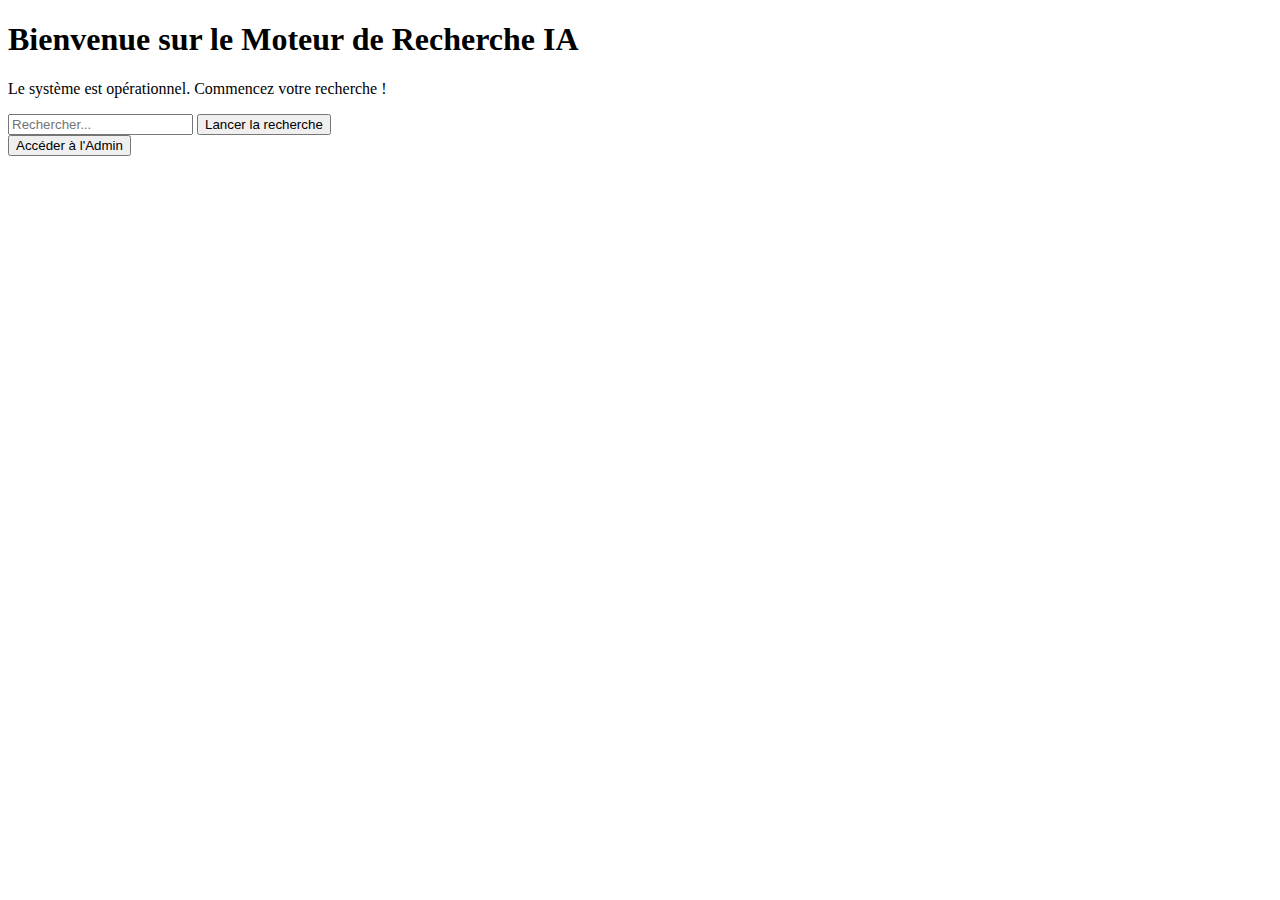
<file: index.html>
<!DOCTYPE html>
<html lang="fr">
<head>
    <meta charset="UTF-8">
    <meta name="viewport" content="width=device-width, initial-scale=1.0">
    <title>Interface d'Administration du Site</title>
    <style>
        /* CSS du Site (Section 2) */
    </style>
</head>
<body>
    
    <div id="main-site">
        <header>
            <h1>Bienvenue sur le Moteur de Recherche IA</h1>
        </header>
        <div id="maintenance-banner" style="display: none;">
            <p>🚧 **MAINTENANCE EN COURS** 🚧 Le site ou l'IA est actuellement en maintenance. Veuillez revenir plus tard.</p>
        </div>
        <div id="search-section">
            <p>Le système est opérationnel. Commencez votre recherche !</p>
            <input type="text" placeholder="Rechercher...">
            <button>Lancer la recherche</button>
        </div>
        <button onclick="showAdminPage()">Accéder à l'Admin</button>
    </div>

    <div id="login-page" class="page" style="display: none;">
        <div class="login-box">
            <h2>Accès Administrateur</h2>
            <form id="login-form">
                <input type="text" id="username" placeholder="Nom d'utilisateur" required>
                <input type="password" id="password" placeholder="Mot de passe" required>
                <button type="submit">Se connecter</button>
                <p id="login-error" class="error-message"></p>
            </form>
        </div>
    </div>

    <div id="admin-page" class="page" style="display: none;">
        <header>
            <h2>Tableau de Bord Administrateur</h2>
            <button onclick="logout()">Déconnexion</button>
        </header>

        <section class="admin-section">
            <h3>Statut du Site et de l'IA</h3>
            <div class="status-control">
                <label>
                    <input type="checkbox" id="site-maintenance-toggle">
                    Activer la maintenance du Site
                </label>
                <span id="site-status" class="status-badge off">Désactivé</span>
            </div>
            <div class="status-control">
                <label>
                    <input type="checkbox" id="ia-maintenance-toggle">
                    Activer la maintenance de l'IA
                </label>
                <span id="ia-status" class="status-badge off">Désactivé</span>
            </div>
        </section>

        <section class="admin-section">
            <h3>Gestion des Comptes (Simulée)</h3>
            <div class="account-control">
                <input type="text" id="user-to-block" placeholder="Nom d'utilisateur à bloquer">
                <button onclick="blockUser()">Bloquer le compte</button>
                <p id="block-message" class="info-message"></p>
            </div>
            <p>Utilisateurs Bloqués : <span id="blocked-users-list">Aucun</span></p>
        </section>
        
        <button onclick="showMainPage()">Retour au Site</button>
    </div>

    <script>
        // JavaScript (Section 3)
    </script>
</body>
</html>
</file>
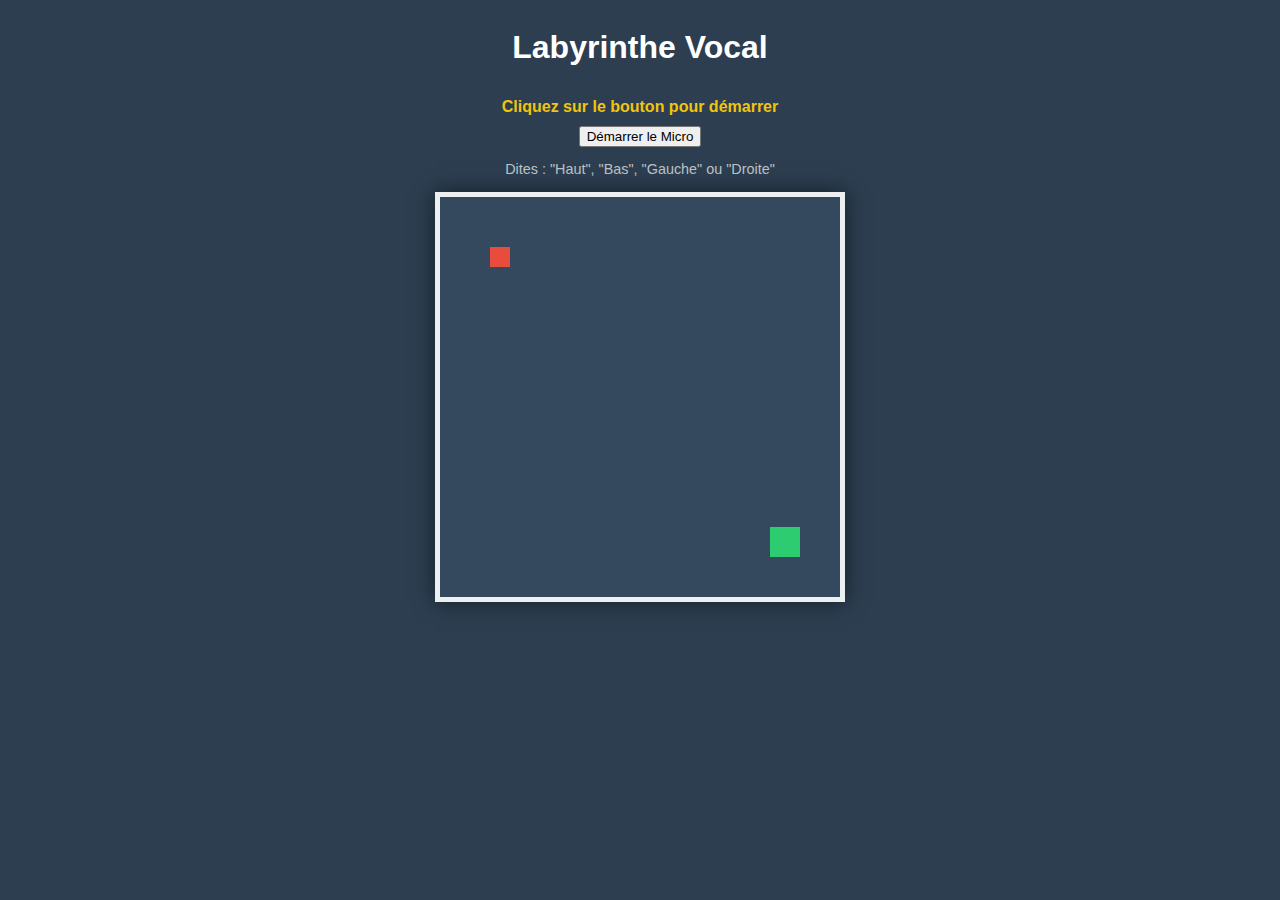
<file: game.html>
<!DOCTYPE html>
<html lang="fr">
<head>
    <meta charset="UTF-8">
    <title>Jeu Commande Vocale</title>
    <style>
        body { 
            display: flex; 
            flex-direction: column; 
            align-items: center; 
            font-family: Arial, sans-serif; 
            background: #2c3e50; 
            color: white; 
        }
        canvas { 
            border: 5px solid #ecf0f1; 
            background: #34495e; 
            box-shadow: 0 0 20px rgba(0,0,0,0.5);
        }
        #status { margin: 10px; font-weight: bold; color: #f1c40f; }
        .controls { font-size: 0.9em; color: #bdc3c7; }
    </style>
</head>
<body>

    <h1>Labyrinthe Vocal</h1>
    <p id="status">Cliquez sur le bouton pour démarrer</p>
    <button id="startBtn">Démarrer le Micro</button>
    <p class="controls">Dites : "Haut", "Bas", "Gauche" ou "Droite"</p>
    
    <canvas id="gameCanvas" width="400" height="400"></canvas>

    <script>
        const canvas = document.getElementById('gameCanvas');
        const ctx = canvas.getContext('2d');
        const status = document.getElementById('status');
        const startBtn = document.getElementById('startBtn');

        // Configuration du joueur et de la cible
        let player = { x: 50, y: 50, size: 20, color: '#e74c3c' };
        let goal = { x: 330, y: 330, size: 30, color: '#2ecc71' };
        const step = 30;

        // Fonction de dessin
        function draw() {
            ctx.clearRect(0, 0, canvas.width, canvas.height);
            
            // Dessiner l'arrivée
            ctx.fillStyle = goal.color;
            ctx.fillRect(goal.x, goal.y, goal.size, goal.size);
            
            // Dessiner le joueur
            ctx.fillStyle = player.color;
            ctx.fillRect(player.x, player.y, player.size, player.size);

            // Vérifier la victoire
            if (player.x < goal.x + goal.size && player.x + player.size > goal.x &&
                player.y < goal.y + goal.size && player.y + player.size > goal.y) {
                status.innerText = "BRAVO ! Vous avez gagné !";
                resetPlayer();
            }
        }

        function resetPlayer() {
            player.x = 50; player.y = 50;
        }

        // --- PARTIE RECONNAISSANCE VOCALE ---
        const SpeechRecognition = window.SpeechRecognition || window.webkitSpeechRecognition;
        
        if (!SpeechRecognition) {
            status.innerText = "Désolé, votre navigateur ne supporte pas l'API vocale.";
        } else {
            const recognition = new SpeechRecognition();
            recognition.lang = 'fr-FR';
            recognition.continuous = true;
            recognition.interimResults = false;

            startBtn.onclick = () => {
                recognition.start();
                status.innerText = "Écoute en cours... Parlez !";
                startBtn.style.display = 'none';
            };

            recognition.onresult = (event) => {
                const command = event.results[event.results.length - 1][0].transcript.toLowerCase().trim();
                status.innerText = "Commande reçue : " + command;

                if (command.includes("haut")) player.y -= step;
                if (command.includes("bas")) player.y += step;
                if (command.includes("gauche")) player.x -= step;
                if (command.includes("droite")) player.x += step;

                // Empêcher de sortir du cadre
                player.x = Math.max(0, Math.min(canvas.width - player.size, player.x));
                player.y = Math.max(0, Math.min(canvas.height - player.size, player.y));

                draw();
            };

            recognition.onerror = (event) => {
                status.innerText = "Erreur : " + event.error;
            };

            recognition.onend = () => {
                recognition.start(); // Relancer l'écoute automatiquement
            };
        }

        draw(); // Premier dessin initial
    </script>
</body>
</html>
</file>
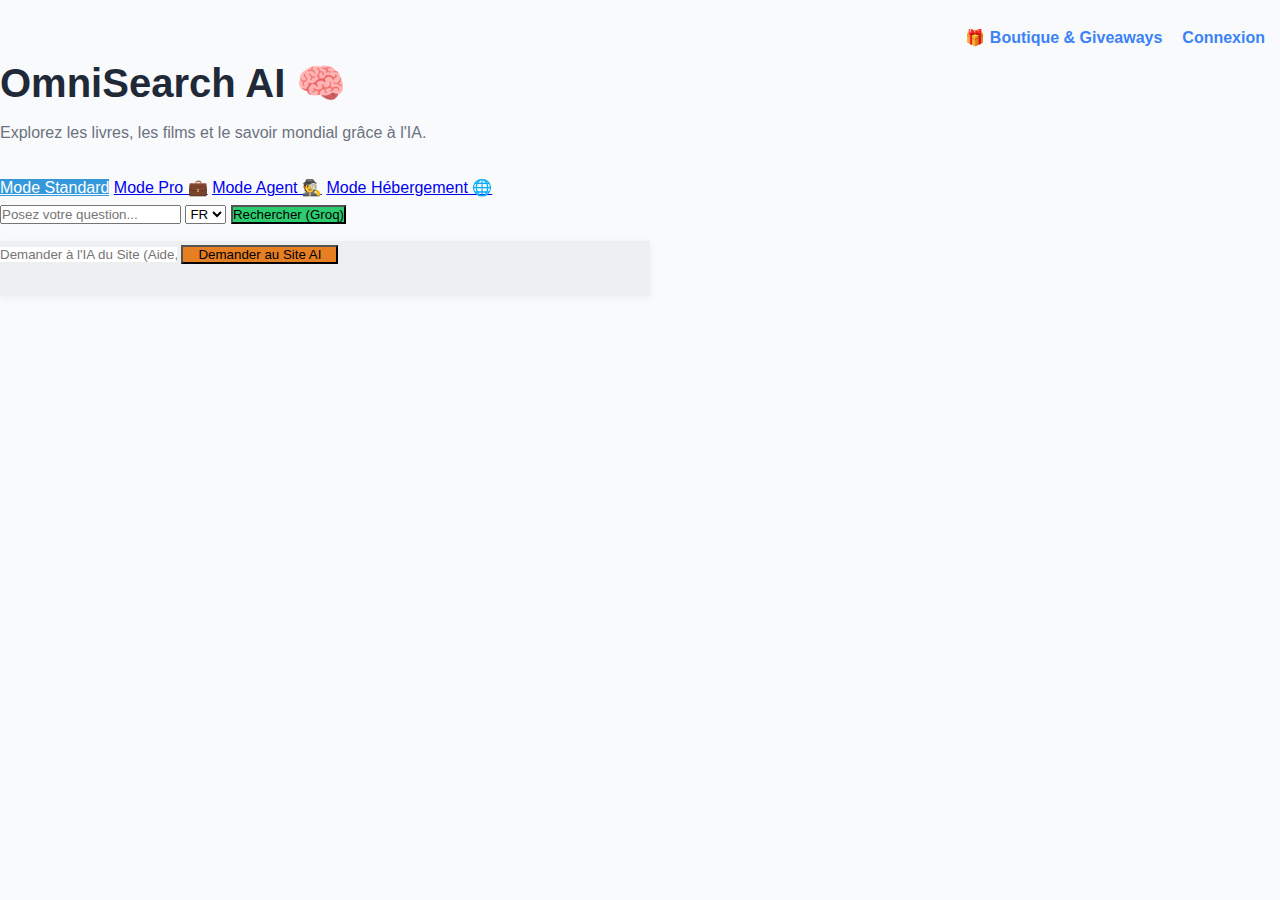
<file: hosting_mode.html>
<!DOCTYPE html>
<html lang="fr">
<head>
    <meta charset="UTF-8">
    <meta name="viewport" content="width=device-width, initial-scale=1.0">
    <title>OmniSearch AI - Moteur de Recherche</title>
    <link rel="stylesheet" href="css-public.css"> 
</head>
<body>

    <div id="blocked-screen" class="overlay-screen" style="display: none;">
        <div class="overlay-icon">⛔</div>
        <h2>Accès Refusé</h2>
        <p>Votre compte a été bloqué par un administrateur. Contactez le support pour plus d'informations.</p>
        <br>
        <a href="#" onclick="logout()" style="color:#4285f4;">Se Déconnecter</a>
    </div>

    <div id="maintenance-screen" class="overlay-screen" style="display: none;">
        <div class="overlay-icon">🚧</div>
        <h2>Site en Maintenance</h2>
        <p>Nous effectuons actuellement des mises à jour importantes. Le service sera de retour très bientôt.</p>
        <br>
        <a href="login.html" style="color:#4285f4;">Accès Admin</a>
    </div>

    <div id="main-content">
        <header style="display: flex; justify-content: flex-end; padding-top: 15px; padding-right: 15px;">
            <span id="user-info" style="margin-right: 20px;"></span>
            <a href="shop.html" class="admin-link" style="margin-right: 20px;">🎁 Boutique & Giveaways</a>
            <a href="login.html" class="admin-link" id="login-link">Connexion</a> 
        </header>

        <main>
            <h1>OmniSearch AI 🧠</h1>
            <p class="subtitle">Explorez les livres, les films et le savoir mondial grâce à l'IA.</p>

            <nav class="mode-nav">
                <a href="index.html" style="background-color: #3498db; color: white;">Mode Standard</a>
                <a href="pro_mode.html">Mode Pro 💼</a>
                <a href="agent_mode.html">Mode Agent 🕵️</a>
                <a href="hosting_mode.html">Mode Hébergement 🌐</a> 
            </nav>

            <div class="search-container">
                <input type="text" id="query-input" placeholder="Posez votre question...">
                
                <select id="language-select">
                    <option value="fr" selected>FR</option>
                    <option value="en">EN</option>
                    <option value="es">ES</option>
                </select>

                <button class="search-btn" onclick="performGeneralAiSearch()" style="background-color: #2ecc71;">Rechercher (Groq)</button>
            </div>
            
            <div class="search-container" style="margin-top: 15px; max-width: 650px; background: #ecf0f1; height: 55px; box-shadow: 0 2px 8px rgba(0,0,0,0.05);">
                <input type="text" id="site-ai-query-input" placeholder="Demander à l'IA du Site (Aide, Rôles, etc.)" style="border: none;">
                <button class="search-btn" onclick="performSiteAiSearch()" style="background-color: #e67e22; padding: 0 15px;">Demander au Site AI</button>
            </div>


            <div id="status-message" style="display: none; margin-top: 15px;"></div>

            <div id="results-area" style="margin-top: 20px;">
                <div id="loading-indicator" class="loading" style="display: none;">
                    L'IA réfléchit et rédige votre réponse... 🤖
                </div>
                <div id="ai-response" class="ai-card" style="display: none;">
                    </div>
            </div>
        </main>
    </div>

    <script>
        // ============================================
        // CONFIGURATION (DEUX CLÉS D'API)
        // ============================================
        
        // 1. Clé pour la recherche générale (Groq, expert mondial)
        const GROQ_API_KEY = "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"; 
        const GROQ_API_URL = "https://api.groq.com/openai/v1/chat/completions";
        const GROQ_MODEL = "llama-3.1-8b-instant"; 
        
        // 2. Clé pour l'IA du site (spécialisée en aide/règles)
        const SITE_AI_API_KEY = "VOTRE_SECONDE_CLE_API_ICI"; 
        const SITE_AI_MODEL = "mixtral-8x7b-instruct"; // Exemple d'un modèle différent

        const STORAGE_MAINTENANCE_SITE = 'siteMaintenance';
        const STORAGE_MAINTENANCE_IA = 'iaMaintenance';
        const STORAGE_BLOCKED_USERS = 'blockedUsers';
        const STORAGE_CURRENT_USER = 'currentUser';
        const STORAGE_IS_LOGGED_IN = 'isLoggedIn';

        // ============================================
        // 1. VÉRIFICATION D'ACCÈS ET STATUT (Identique)
        // ============================================
        document.addEventListener('DOMContentLoaded', () => {
            checkSystemStatus();
            updateLoginUI();
            
            // Écouteur pour la recherche générale (touche Entrée)
            document.getElementById('query-input').addEventListener('keypress', function (e) {
                if (e.key === 'Enter') {
                    performGeneralAiSearch();
                }
            });

            // Écouteur pour l'IA du site (touche Entrée)
            document.getElementById('site-ai-query-input').addEventListener('keypress', function (e) {
                if (e.key === 'Enter') {
                    performSiteAiSearch();
                }
            });
        });

        function updateLoginUI() {
            const isLoggedIn = localStorage.getItem(STORAGE_IS_LOGGED_IN) === 'true';
            const currentUser = localStorage.getItem(STORAGE_CURRENT_USER);
            const loginLink = document.getElementById('login-link');
            const userInfo = document.getElementById('user-info');
            
            if (isLoggedIn) {
                loginLink.textContent = "Déconnexion";
                loginLink.onclick = logout;
                loginLink.href = "#"; 
                userInfo.textContent = `Connecté: ${currentUser} |`;
            } else {
                loginLink.textContent = "Connexion";
                loginLink.href = "login.html";
                loginLink.onclick = null;
                userInfo.textContent = "";
            }
        }

        function logout() {
            localStorage.removeItem(STORAGE_IS_LOGGED_IN);
            localStorage.removeItem(STORAGE_CURRENT_USER);
            localStorage.removeItem('currentUserType'); 
            window.location.href = 'index.html'; 
        }

        function checkSystemStatus() {
            const currentUser = localStorage.getItem(STORAGE_CURRENT_USER) || 'anonyme'; 
            const siteMaint = localStorage.getItem(STORAGE_MAINTENANCE_SITE) === 'true';
            const blockedUsers = JSON.parse(localStorage.getItem(STORAGE_BLOCKED_USERS) || '[]');
            
            const mainContent = document.getElementById('main-content');
            
            if (siteMaint) {
                document.getElementById('maintenance-screen').style.display = 'flex';
                mainContent.style.display = 'none';
                return; 
            }
            
            if (blockedUsers.includes(currentUser)) {
                document.getElementById('blocked-screen').style.display = 'flex';
                mainContent.style.display = 'none';
                return;
            }

            mainContent.style.display = 'block';
        }

        // ============================================
        // 2. NOUVELLE FONCTION DE RECHERCHE GÉNÉRALE (GROQ)
        // ============================================
        async function performGeneralAiSearch() {
            const queryInput = document.getElementById('query-input');
            const query = queryInput.value.trim();
            const lang = document.getElementById('language-select').value;

            const systemPrompt = `Tu es un assistant expert en livres, films, culture et savoir général. 
            Réponds à la question de manière structurée, claire et utile. 
            Réponds obligatoirement dans la langue : ${lang}.
            Si la question porte sur un livre, donne le titre, l'auteur, l'année et un résumé.`;
            
            await fetchAiResponse(GROQ_API_KEY, GROQ_MODEL, query, systemPrompt);
        }

        // ============================================
        // 3. NOUVELLE FONCTION IA DU SITE (API DÉDIÉE)
        // ============================================
        async function performSiteAiSearch() {
            const queryInput = document.getElementById('site-ai-query-input');
            const query = queryInput.value.trim();
            const lang = document.getElementById('language-select').value;

            // Prompt plus spécifique aux règles du site / fonctionnalités
            const systemPrompt = `Tu es l'assistant de support du site OmniSearch. Réponds uniquement aux questions concernant la plateforme (règles, modes, connexion, boutique, gestion des comptes). 
            Si la question n'est pas pertinente, réponds poliment que tu ne peux pas aider. 
            Réponds obligatoirement dans la langue : ${lang}.`;
            
            // Note: J'utilise l'URL Groq par défaut pour simplifier, mais on pourrait changer l'URL si la seconde clé est une autre plateforme.
            await fetchAiResponse(SITE_AI_API_KEY, SITE_AI_MODEL, query, systemPrompt);
        }

        // ============================================
        // 4. FONCTION UTILITAIRE DE FETCH (Réutilisable)
        // ============================================
        async function fetchAiResponse(apiKey, model, query, systemPrompt) {
            const resultsArea = document.getElementById('results-area');
            const loading = document.getElementById('loading-indicator');
            const responseDiv = document.getElementById('ai-response');
            const statusMsg = document.getElementById('status-message');

            statusMsg.style.display = 'none';
            responseDiv.style.display = 'none';
            responseDiv.textContent = '';
            
            if (!query) {
                alert("Veuillez écrire quelque chose !");
                return;
            }

            const iaMaint = localStorage.getItem(STORAGE_MAINTENANCE_IA) === 'true';
            if (iaMaint) {
                statusMsg.textContent = "⚠️ La recherche IA est temporairement en maintenance. Revenez plus tard.";
                statusMsg.className = "error";
                statusMsg.style.display = 'block';
                return;
            }

            if (apiKey === "VOTRE_CLE_API_GROQ_ICI" || apiKey === "VOTRE_SECONDE_CLE_API_ICI" || !apiKey) {
                 const keyName = apiKey === GROQ_API_KEY ? 'Groq (Générale)' : 'Site AI (Spécialisée)';
                 statusMsg.textContent = `Erreur Configuration : Clé API ${keyName} manquante. Veuillez insérer votre clé.`;
                 statusMsg.className = "error";
                 statusMsg.style.display = 'block';
                 return;
            }

            resultsArea.style.display = 'block';
            loading.style.display = 'block';

            try {
                const response = await fetch(GROQ_API_URL, {
                    method: 'POST',
                    headers: {
                        'Authorization': `Bearer ${apiKey}`,
                        'Content-Type': 'application/json'
                    },
                    body: JSON.stringify({
                        model: model, 
                        messages: [
                            { role: "system", content: systemPrompt },
                            { role: "user", content: query }
                        ],
                        temperature: 0.7,
                        max_tokens: 1024
                    })
                });

                const data = await response.json();

                if (data.error) {
                    throw new Error(data.error.message);
                }

                const aiText = data.choices[0].message.content;
                loading.style.display = 'none';
                responseDiv.style.display = 'block';
                responseDiv.textContent = aiText;

            } catch (error) {
                loading.style.display = 'none';
                statusMsg.textContent = `Erreur IA : ${error.message}. Vérifiez la clé API ou le nom du modèle Groq.`;
                statusMsg.className = "error";
                statusMsg.style.display = 'block';
                console.error(error);
            }
        }
    </script>
</body>
</html>
</file>
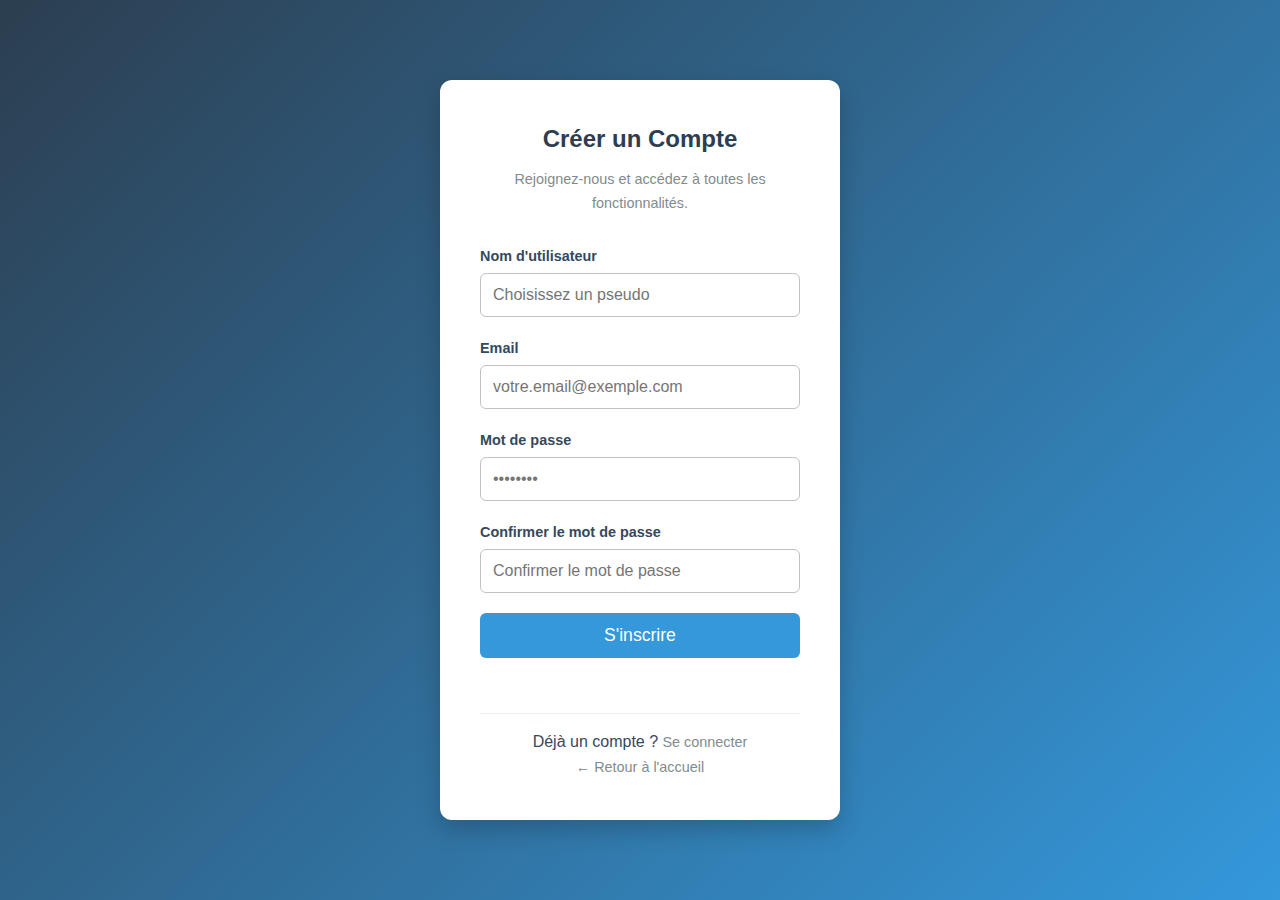
<file: register.html>
<!DOCTYPE html>
<html lang="fr">
<head>
    <meta charset="UTF-8">
    <meta name="viewport" content="width=device-width, initial-scale=1.0">
    <title>Inscription - OmniSearch</title>
    <link rel="stylesheet" href="admin-style.css"> 
</head>
<body class="login-body">

    <div class="login-card">
        <div class="login-header">
            <h2>Créer un Compte</h2>
            <p>Rejoignez-nous et accédez à toutes les fonctionnalités.</p>
        </div>
        
        <form id="register-form">
            <div class="form-group">
                <label for="reg-username">Nom d'utilisateur</label>
                <input type="text" id="reg-username" placeholder="Choisissez un pseudo" required>
            </div>

            <div class="form-group">
                <label for="reg-email">Email</label>
                <input type="email" id="reg-email" placeholder="votre.email@exemple.com" required>
            </div>

            <div class="form-group">
                <label for="reg-password">Mot de passe</label>
                <input type="password" id="reg-password" placeholder="••••••••" required>
            </div>
            
            <div class="form-group">
                <label for="reg-password-confirm">Confirmer le mot de passe</label>
                <input type="password" id="reg-password-confirm" placeholder="Confirmer le mot de passe" required>
            </div>

            <button type="submit" class="btn-primary">S'inscrire</button>
            
            <p id="error-msg" class="error-text"></p>
        </form>
        
        <div class="login-footer">
            Déjà un compte ? <a href="login.html">Se connecter</a>
            <br><a href="index.html">← Retour à l'accueil</a>
        </div>
    </div>

    <script>
        const USERS_DB_KEY = 'REGULAR_USERS';
        const SUCCESS_MSG_KEY = 'registrationSuccess';

        document.getElementById('register-form').addEventListener('submit', function(e) {
            e.preventDefault();
            
            const username = document.getElementById('reg-username').value.trim();
            const email = document.getElementById('reg-email').value.trim();
            const password = document.getElementById('reg-password').value;
            const passwordConfirm = document.getElementById('reg-password-confirm').value;
            const errorMsg = document.getElementById('error-msg');
            const ADMIN_USER = "admin"; // Empêche l'enregistrement du nom "admin"

            errorMsg.textContent = "";
            
            if (username.toLowerCase() === ADMIN_USER) {
                errorMsg.textContent = "Ce nom d'utilisateur n'est pas autorisé.";
                return;
            }

            if (password !== passwordConfirm) {
                errorMsg.textContent = "Les mots de passe ne correspondent pas.";
                return;
            }

            let regularUsers = JSON.parse(localStorage.getItem(USERS_DB_KEY) || '[]');
            
            const userExists = regularUsers.some(u => u.user === username || u.email === email);
            
            if (userExists) {
                errorMsg.textContent = "Ce nom d'utilisateur ou cet email est déjà utilisé.";
                return;
            }

            const newUser = {
                user: username,
                pass: password, // En environnement réel, ceci devrait être HACHÉ !
                email: email
            };
            
            regularUsers.push(newUser);
            
            localStorage.setItem(USERS_DB_KEY, JSON.stringify(regularUsers));

            localStorage.setItem(SUCCESS_MSG_KEY, 'true');
            alert(`Compte ${username} créé avec succès. Redirection vers la page de connexion...`);
            window.location.href = 'login.html';
        });
    </script>
</body>
</html>
</file>
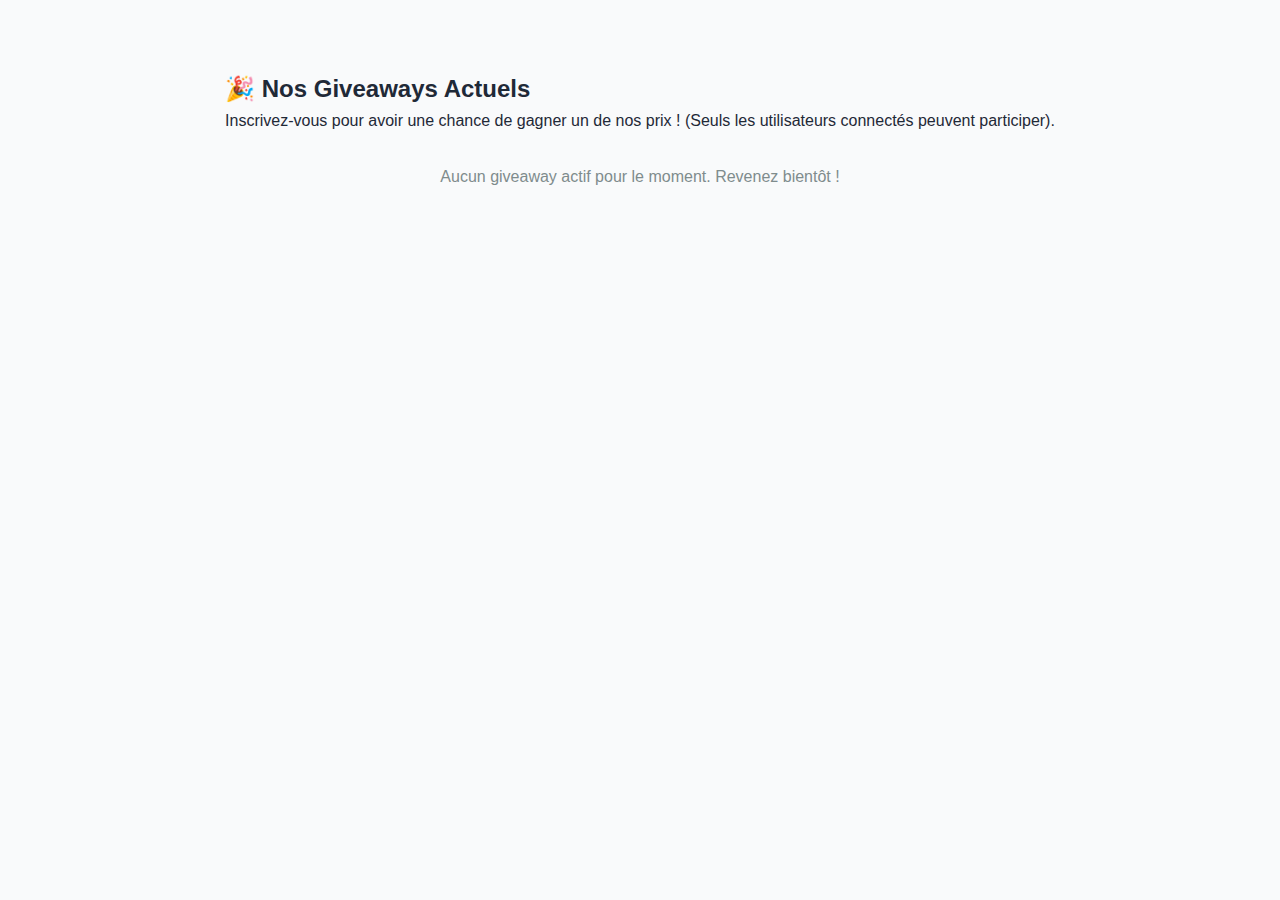
<file: shop.html>
<!DOCTYPE html>
<html lang="fr">
<head>
    <meta charset="UTF-8">
    <meta name="viewport" content="width=device-width, initial-scale=1.0">
    <title>Boutique & Giveaways - OmniSearch</title>
    <link rel="stylesheet" href="css-public.css"> 
    <style>
        .shop-container {
            max-width: 900px;
            margin: 50px auto;
            padding: 20px;
        }
        .giveaway-list {
            display: grid;
            grid-template-columns: repeat(auto-fit, minmax(300px, 1fr));
            gap: 20px;
            margin-top: 20px;
        }
        .giveaway-card {
            background: var(--card-bg);
            padding: 20px;
            border-radius: 8px;
            box-shadow: var(--shadow);
            border-left: 5px solid var(--accent-color);
        }
        .giveaway-card h3 {
            color: var(--accent-color);
            margin-top: 0;
        }
        .giveaway-card p {
            font-size: 0.9em;
            color: var(--primary-text);
            margin-bottom: 15px;
        }
        .giveaway-card button {
            background-color: var(--success-color);
            color: white;
            border: none;
            padding: 10px 15px;
            border-radius: 5px;
            cursor: pointer;
            transition: background 0.3s;
        }
        .giveaway-card button:hover {
            background-color: #27ae60;
        }
        .giveaway-card button:disabled {
            background-color: #95a5a6;
            cursor: not-allowed;
        }
    </style>
</head>
<body>

    <header>
        <nav style="display: flex; justify-content: space-between; align-items: center; padding: 15px; background: #34495e; color: white;">
            <a href="index.html" style="color: white; text-decoration: none;">← Accueil</a>
            <span id="user-info-shop" style="margin-right: 20px;"></span>
            <a href="#" id="auth-link" style="color: white; text-decoration: none;">Connexion</a>
        </nav>
    </header>

    <div class="shop-container">
        <h2>🎉 Nos Giveaways Actuels</h2>
        <p style="margin-bottom: 30px;">Inscrivez-vous pour avoir une chance de gagner un de nos prix ! (Seuls les utilisateurs connectés peuvent participer).</p>

        <div id="giveaway-list" class="giveaway-list">
            <p id="no-ga-msg">Chargement des giveaways...</p>
        </div>
    </div>

    <script>
        const GIVEAWAYS_KEY = 'GIVEAWAYS_DB';
        const STORAGE_CURRENT_USER = 'currentUser';
        const STORAGE_IS_LOGGED_IN = 'isLoggedIn';

        document.addEventListener('DOMContentLoaded', () => {
            updateUI();
            renderGiveaways();
        });

        function updateUI() {
            const isLoggedIn = localStorage.getItem(STORAGE_IS_LOGGED_IN) === 'true';
            const currentUser = localStorage.getItem(STORAGE_CURRENT_USER);
            const authLink = document.getElementById('auth-link');
            const userInfo = document.getElementById('user-info-shop');

            if (isLoggedIn) {
                authLink.textContent = "Déconnexion";
                authLink.href = "#";
                authLink.onclick = logout;
                userInfo.textContent = `Connecté: ${currentUser}`;
            } else {
                authLink.textContent = "Connexion";
                authLink.href = "login.html";
                authLink.onclick = null;
                userInfo.textContent = "Visiteur";
            }
        }

        function logout() {
            localStorage.removeItem(STORAGE_IS_LOGGED_IN);
            localStorage.removeItem(STORAGE_CURRENT_USER);
            localStorage.removeItem('currentUserType');
            window.location.href = 'shop.html';
        }

        function getGiveaways() {
            return JSON.parse(localStorage.getItem(GIVEAWAYS_KEY) || '[]');
        }
        
        function saveGiveaways(giveaways) {
            localStorage.setItem(GIVEAWAYS_KEY, JSON.stringify(giveaways));
        }

        function renderGiveaways() {
            const giveaways = getGiveaways();
            const listContainer = document.getElementById('giveaway-list');
            const isLoggedIn = localStorage.getItem(STORAGE_IS_LOGGED_IN) === 'true';
            const currentUser = localStorage.getItem(STORAGE_CURRENT_USER);
            listContainer.innerHTML = '';
            
            const activeGiveaways = giveaways.filter(ga => ga.active);

            if (activeGiveaways.length === 0) {
                listContainer.innerHTML = '<p id="no-ga-msg" style="text-align: center; grid-column: 1 / -1; color: #7f8c8d;">Aucun giveaway actif pour le moment. Revenez bientôt !</p>';
                return;
            }

            activeGiveaways.forEach(ga => {
                const alreadyJoined = ga.participants.includes(currentUser);
                const buttonText = alreadyJoined ? 'Inscrit ✅' : 'Participer';
                const isDisabled = !isLoggedIn || alreadyJoined;
                const tooltip = !isLoggedIn ? 'Veuillez vous connecter pour participer.' : '';

                const card = document.createElement('div');
                card.className = 'giveaway-card';
                card.innerHTML = `
                    <h3>${ga.name}</h3>
                    <p>${ga.description}</p>
                    <p>Participants: <strong>${ga.participants.length}</strong></p>
                    <button 
                        data-id="${ga.id}" 
                        onclick="joinGiveaway(${ga.id}, this)"
                        ${isDisabled ? 'disabled' : ''}
                        title="${tooltip}"
                    >
                        ${buttonText}
                    </button>
                `;
                listContainer.appendChild(card);
            });
        }

        function joinGiveaway(id, buttonElement) {
            const giveaways = getGiveaways();
            const currentUser = localStorage.getItem(STORAGE_CURRENT_USER);
            const ga = giveaways.find(g => g.id === id);

            if (!ga) return alert("Erreur: Giveaway non trouvé.");

            if (!ga.participants.includes(currentUser)) {
                ga.participants.push(currentUser);
                saveGiveaways(giveaways);

                alert(`Inscription réussie au giveaway "${ga.name}" ! Bonne chance.`);
                
                buttonElement.textContent = 'Inscrit ✅';
                buttonElement.disabled = true;
                
                renderGiveaways(); 
            }
        }
    </script>
</body>
</html>
</file>
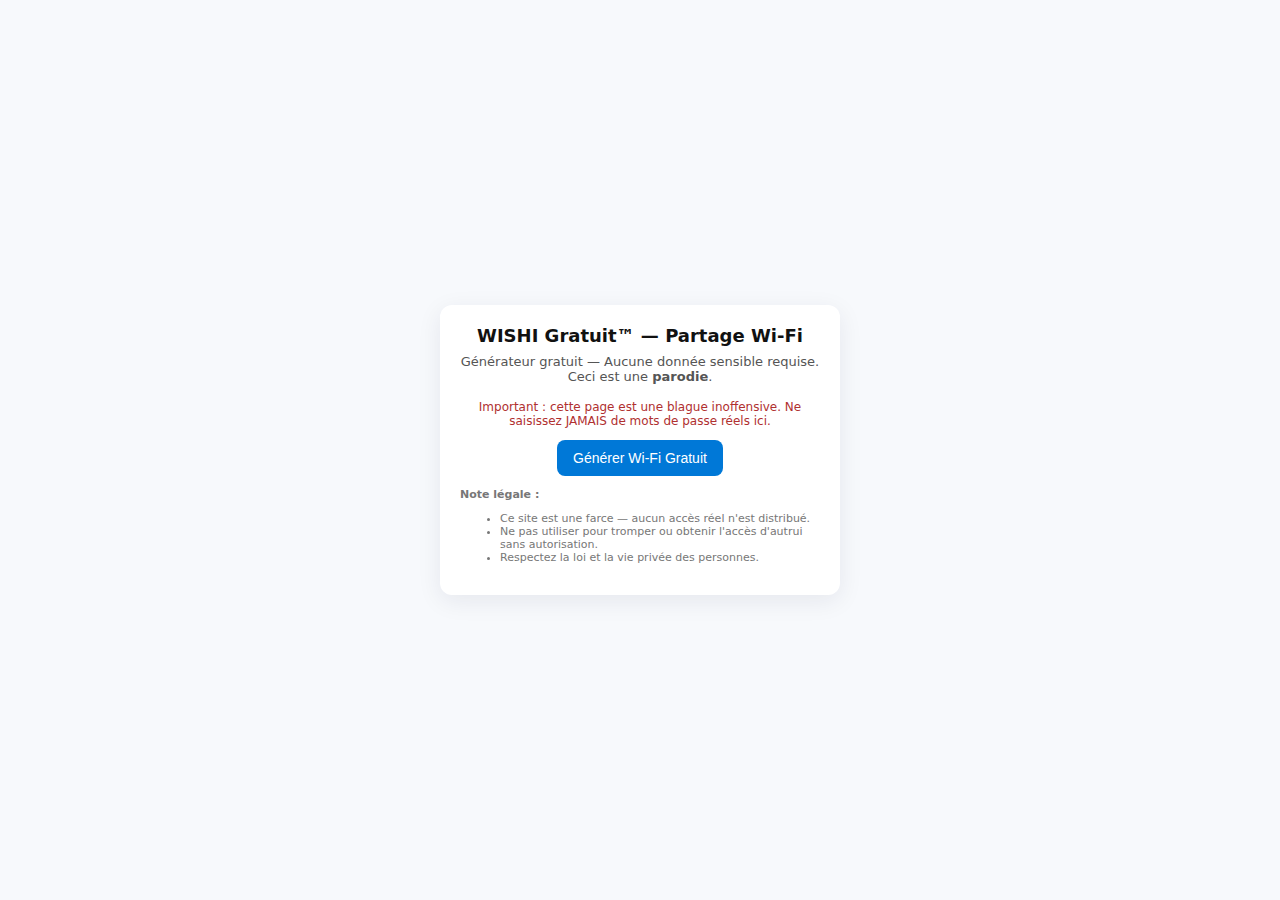
<file: wifi.html>
<!DOCTYPE html>
<html lang="fr">
<head>
  <meta charset="utf-8" />
  <meta name="viewport" content="width=device-width,initial-scale=1" />
  <title>WISHI Gratuit ™ — Partage WIFI</title>
  <style>
    body { font-family: system-ui, Arial; background:#f7f9fc; color:#111; display:flex; align-items:center; justify-content:center; min-height:100vh; margin:0; }
    .card { width: 360px; background:#fff; padding:20px; border-radius:12px; box-shadow:0 6px 24px rgba(20,30,60,0.08); text-align:center; }
    h1 { font-size:18px; margin:0 0 8px; }
    p.lead { font-size:13px; color:#555; margin:0 0 16px; }
    .note { font-size:12px; color:#b03030; margin-bottom:12px; }
    button { background:#0078d7; color:#fff; border:0; padding:10px 16px; border-radius:8px; cursor:pointer; font-size:14px; }
    #progressWrap { margin-top:16px; display:none; }
    .bar { width:100%; height:12px; background:#e6eef8; border-radius:999px; overflow:hidden; }
    .barInner { width:0%; height:100%; background:#4caf50; transition:width .2s linear; }
    .small { font-size:12px; color:#666; margin-top:8px; }
    iframe { width:100%; height:200px; border:0; margin-top:12px; border-radius:8px; display:none; }
    .legal { margin-top:12px; font-size:11px; color:#777; text-align:left; }
  </style>
</head>
<body>
  <div class="card" role="main" aria-labelledby="title">
    <h1 id="title">WISHI Gratuit™ — Partage Wi-Fi</h1>
    <p class="lead">Générateur gratuit — Aucune donnée sensible requise. Ceci est une <strong>parodie</strong>.</p>
    <p class="note">Important : cette page est une blague inoffensive. Ne saisissez JAMAIS de mots de passe réels ici.</p>

    <button id="startBtn">Générer Wi-Fi Gratuit</button>

    <div id="progressWrap">
      <div class="bar" aria-hidden="true"><div id="barInner" class="barInner"></div></div>
      <div class="small" id="percent">0 %</div>
    </div>

    <iframe id="rick" src="" title="Rickroll"></iframe>

    <div class="legal">
      <strong>Note légale :</strong>
      <ul>
        <li>Ce site est une farce — aucun accès réel n'est distribué.</li>
        <li>Ne pas utiliser pour tromper ou obtenir l'accès d'autrui sans autorisation.</li>
        <li>Respectez la loi et la vie privée des personnes.</li>
      </ul>
    </div>
  </div>

  <script>
    const btn = document.getElementById('startBtn');
    const wrap = document.getElementById('progressWrap');
    const barInner = document.getElementById('barInner');
    const percent = document.getElementById('percent');
    const iframe = document.getElementById('rick');

    btn.addEventListener('click', () => {
      // on montre la progression et on lance la "génération"
      btn.style.display = 'none';
      wrap.style.display = 'block';
      let p = 0;
      const t = setInterval(() => {
        p += Math.floor(Math.random()*7)+3; // progression aléatoire
        if (p > 100) p = 100;
        barInner.style.width = p + '%';
        percent.textContent = p + ' %';

        if (p >= 100) {
          clearInterval(t);
          percent.textContent = 'Terminé — Préparation...';
          // petit délai pour l'effet
          setTimeout(() => {
            percent.textContent = 'Prêt 🔥';
            // on affiche le Rick Roll (ton lien)
            iframe.src = 'https://www.youtube.com/embed/xvFZjo5PgG0?autoplay=1';
            iframe.style.display = 'block';
          }, 1000);
        }
      }, 350);
    });
  </script>
</body>
</html>
</file>
<file: css-public.css>
/* =================================================================
   OmniSearch AI - css-public.css
   Esthétique: Minimaliste, Moderne, Layout Latéral
   ================================================================= */

:root {
    --primary: #1f2937;          
    --accent: #3b82f6;           
    --accent-hover: #2563eb;     
    --bg-light: #f9fafb;         
    --card-bg: #ffffff;          
    --text-muted: #6b7280;       
    --border-color: #e5e7eb;     
    --radius-md: 10px;           
    --shadow-subtle: 0 4px 12px rgba(0, 0, 0, 0.08);
    --error-bg: #fee2e2;
    --error-text: #b91c1c;
    --error-border: #fca5a5;
    --sidebar-width: 280px; /* Largeur de la barre latérale sur desktop */
}

* {
    box-sizing: border-box;
    margin: 0;
    padding: 0;
}

body {
    font-family: -apple-system, BlinkMacSystemFont, "Segoe UI", Roboto, "Helvetica Neue", Arial, sans-serif;
    background-color: var(--bg-light);
    color: var(--primary);
    line-height: 1.6;
    min-height: 100vh;
    display: flex;
    flex-direction: column;
}

/* ================== A. ENSEMBLE DU LAYOUT ================== */

/* Cacher le header car les infos utilisateur seront dans la sidebar */
header {
    display: none; 
}

#app-container {
    display: flex;
    flex-grow: 1;
    width: 100%;
    max-width: 100%; /* S'étend sur toute la largeur */
}

/* ================== B. SIDEBAR (CHATS) ================== */
#sidebar {
    width: var(--sidebar-width);
    background-color: var(--card-bg);
    border-right: 1px solid var(--border-color);
    padding: 20px 15px;
    display: flex;
    flex-direction: column;
    box-shadow: 2px 0 5px rgba(0, 0, 0, 0.05);
    z-index: 100;
}

#sidebar h2 {
    font-size: 1.2rem;
    color: var(--primary);
    margin-bottom: 20px;
    border-bottom: 2px solid var(--border-color);
    padding-bottom: 10px;
}

/* Infos utilisateur/Admin dans la sidebar */
#sidebar-footer {
    margin-top: auto;
    padding-top: 15px;
    border-top: 1px solid var(--border-color);
    font-size: 0.9em;
}
.admin-link {
    display: block;
    margin-top: 10px;
    text-align: center;
    color: var(--accent);
    text-decoration: none;
    font-weight: 600;
}
.admin-link:hover { text-decoration: underline; }

/* Liste de conversations (Chats) */
#chat-list {
    list-style: none;
    overflow-y: auto;
    flex-grow: 1;
}
.chat-item {
    padding: 10px;
    margin-bottom: 5px;
    border-radius: var(--radius-md);
    cursor: pointer;
    transition: background-color 0.2s;
    font-size: 0.95em;
    color: var(--text-muted);
    white-space: nowrap;
    overflow: hidden;
    text-overflow: ellipsis;
}
.chat-item:hover {
    background-color: var(--bg-light);
}
.chat-item.active {
    background-color: var(--accent);
    color: white;
    font-weight: 600;
}
.new-chat-btn {
    width: 100%;
    padding: 10px;
    background-color: var(--accent);
    color: white;
    border: none;
    border-radius: var(--radius-md);
    margin-bottom: 15px;
    font-weight: 700;
    cursor: pointer;
}

/* ================== C. ZONE PRINCIPALE (IA) ================== */
#main-chat-area {
    flex-grow: 1;
    display: flex;
    flex-direction: column;
    padding: 40px 20px;
    max-width: 1200px; /* Limite la largeur du contenu central */
    margin: 0 auto;
    width: 100%;
}

h1 {
    font-size: 2.5rem; 
    font-weight: 800;
    margin-bottom: 5px;
    color: var(--primary);
}
.subtitle {
    color: var(--text-muted);
    font-size: 1em;
    margin-bottom: 30px;
}

/* Conteneur de la zone de saisie et de réponse */
#response-container {
    flex-grow: 1;
    display: flex;
    flex-direction: column;
}

/* Affichage de la réponse IA (en haut de la zone de saisie) */
#ai-response-display {
    flex-grow: 1;
    overflow-y: auto;
    padding-bottom: 30px; 
}
.ai-card {
    background: var(--card-bg);
    border: 1px solid var(--border-color);
    border-left: 5px solid var(--accent); 
    border-radius: var(--radius-md);
    padding: 25px;
    box-shadow: var(--shadow-subtle);
    white-space: pre-wrap; /* Maintient le formatage du texte IA */
    font-size: 1em;
    line-height: 1.7;
    margin-bottom: 20px;
}

/* Zone de Saisie et Modes */
.input-mode-area {
    margin-top: auto; /* Pousse la zone de saisie vers le bas */
    padding: 20px;
    background: var(--card-bg);
    border-top: 1px solid var(--border-color);
    border-radius: var(--radius-md);
    box-shadow: 0 -4px 12px rgba(0, 0, 0, 0.05);
}

.mode-select-area {
    display: flex;
    gap: 10px;
    margin-bottom: 10px;
}
.mode-select-area label {
    font-weight: 600;
    color: var(--text-muted);
}
#mode-select-main {
    padding: 8px 12px;
    border: 1px solid var(--border-color);
    border-radius: var(--radius-md);
    background-color: var(--bg-light);
    cursor: pointer;
}
#language-select-main {
    padding: 8px 12px;
    border: 1px solid var(--border-color);
    border-radius: var(--radius-md);
    background-color: var(--bg-light);
    cursor: pointer;
}

.search-input-group {
    display: flex;
    gap: 10px;
}
#query-input-main {
    flex-grow: 1;
    padding: 15px;
    font-size: 1.1em;
    border: 1px solid var(--border-color);
    border-radius: var(--radius-md);
    outline: none;
}
#query-input-main:focus {
    border-color: var(--accent);
    box-shadow: 0 0 0 3px rgba(59, 130, 246, 0.2);
}
.search-btn-main {
    padding: 15px 25px;
    background-color: var(--accent);
    color: white;
    border: none;
    border-radius: var(--radius-md);
    font-size: 1.1em;
    font-weight: 700;
    cursor: pointer;
    transition: background-color 0.2s;
}
.search-btn-main:hover {
    background-color: var(--accent-hover);
}

/* ================== D. RESPONSIVE / MOBILE ================== */
@media (max-width: 900px) {
    #sidebar {
        width: 100%;
        height: auto;
        border-right: none;
        border-bottom: 1px solid var(--border-color);
        display: none; /* Cache la sidebar sur mobile par défaut */
        padding-top: 60px; /* Espace pour le bouton d'ouverture */
    }
    
    #app-container {
        flex-direction: column;
    }

    #main-chat-area {
        padding: 20px 15px;
    }
    
    .input-mode-area {
        padding: 15px;
    }
    
    .search-input-group {
        flex-direction: column;
    }
    .search-btn-main {
        width: 100%;
    }
    
    /* Bouton pour afficher la sidebar sur mobile */
    .mobile-sidebar-toggle {
        display: block !important; /* Affiché sur mobile */
        position: fixed;
        top: 10px;
        left: 10px;
        z-index: 1001;
        background-color: var(--accent);
        color: white;
        border: none;
        padding: 10px 15px;
        border-radius: var(--radius-md);
        cursor: pointer;
    }
}
@media (min-width: 901px) {
    .mobile-sidebar-toggle {
        display: none !important;
    }
}

/* Le chat widget flottant n'est plus nécessaire dans ce layout */
#chat-widget, .chat-toggle-btn {
    display: none !important; 
}
</file>
<file: admin-style.css>
/* =========================================
   VARIABLES ET BASE
   ========================================= */
:root {
    --primary-color: #2c3e50;    
    --accent-color: #3498db;     
    --danger-color: #e74c3c;     
    --success-color: #2ecc71;    
    --warning-color: #f1c40f;    
    --bg-color: #ecf0f1;         
    --card-bg: #ffffff;          
    --text-color: #34495e;       
}

* {
    box-sizing: border-box;
    margin: 0;
    padding: 0;
}

body {
    font-family: 'Segoe UI', Tahoma, Geneva, Verdana, sans-serif;
    background-color: var(--bg-color);
    color: var(--text-color);
    line-height: 1.6;
    min-height: 100vh;
}

/* =========================================
   PAGE LOGIN (Centrée)
   ========================================= */
.login-body {
    display: flex;
    justify-content: center;
    align-items: center;
    background: linear-gradient(135deg, var(--primary-color) 0%, var(--accent-color) 100%);
}

.login-card {
    background: var(--card-bg);
    padding: 40px;
    border-radius: 12px;
    box-shadow: 0 10px 25px rgba(0,0,0,0.2);
    width: 100%;
    max-width: 400px;
    text-align: center;
}

.login-header h2 { margin-bottom: 10px; color: var(--primary-color); }
.login-header p { color: #7f8c8d; margin-bottom: 30px; font-size: 0.9em; }

.form-group { text-align: left; margin-bottom: 20px; }
.form-group label { display: block; margin-bottom: 5px; font-weight: bold; font-size: 0.9em; }
.form-group input, .form-group textarea {
    width: 100%; padding: 12px; border: 1px solid #bdc3c7; border-radius: 6px; font-size: 1em; box-sizing: border-box;
}

.btn-primary {
    width: 100%; background-color: var(--accent-color); color: white; padding: 12px; border: none; border-radius: 6px; font-size: 1.1em; cursor: pointer; transition: background 0.3s;
}
.btn-primary:hover { background-color: #2980b9; }

.error-text { color: var(--danger-color); margin-top: 15px; font-size: 0.9em; min-height: 20px; }
.login-footer { margin-top: 20px; border-top: 1px solid #eee; padding-top: 15px; }
.login-footer a { color: #7f8c8d; text-decoration: none; font-size: 0.9em; }

/* Animation pour l'erreur de connexion */
@keyframes shake {
    0% { transform: translateX(0); }
    25% { transform: translateX(-5px); }
    75% { transform: translateX(5px); }
    100% { transform: translateX(0); }
}

/* =========================================
   DASHBOARD ADMIN (Layout Général)
   ========================================= */
body:not(.login-body) {
    display: flex;
}

/* 1. SIDEBAR (Barre Latérale) */
.sidebar {
    width: 250px;
    background-color: var(--primary-color);
    color: white;
    display: flex;
    flex-direction: column;
    padding: 20px;
    box-shadow: 2px 0 5px rgba(0,0,0,0.1);
}

.sidebar .brand h3 { margin-top: 0; border-bottom: 1px solid rgba(255,255,255,0.1); padding-bottom: 20px; }
.sidebar nav ul { list-style: none; padding: 0; }
.sidebar nav li { margin-bottom: 10px; }
.sidebar nav a { 
    color: #bdc3c7; 
    text-decoration: none; 
    display: block; 
    padding: 10px 15px; 
    border-radius: 4px; 
    transition: 0.2s; 
    font-size: 1.05em;
}
.sidebar nav li.active a, .sidebar nav a:hover { 
    background-color: rgba(255,255,255,0.1); 
    color: white; 
}
.logout-area { margin-top: auto; padding-top: 20px; }

.btn-logout {
    width: 100%; 
    background-color: var(--danger-color); 
    color: white; 
    border: none; 
    padding: 10px; 
    border-radius: 4px; 
    cursor: pointer;
}

/* 2. CONTENU PRINCIPAL */
.main-content {
    flex: 1;
    padding: 40px;
    overflow-y: auto;
}

.main-content header { 
    display: flex; 
    justify-content: space-between; 
    align-items: center; 
    margin-bottom: 40px; 
    border-bottom: 1px solid #ddd;
    padding-bottom: 15px;
}

.main-content header h1 { color: var(--text-color); }
.view-site-link { color: var(--accent-color); text-decoration: none; font-weight: bold; }
.view-site-link:hover { text-decoration: underline; }

.dashboard-grid {
    display: grid;
    grid-template-columns: repeat(auto-fit, minmax(300px, 1fr));
    gap: 30px;
}

/* 3. CARTES D'INFORMATION */
.card { 
    background: var(--card-bg); 
    border-radius: 8px; 
    box-shadow: 0 2px 10px rgba(0,0,0,0.05); 
    overflow: hidden; 
}
.card-header { 
    background-color: #f8f9fa; 
    padding: 15px 20px; 
    border-bottom: 1px solid #eee; 
}
.card-header h2 { 
    margin: 0; 
    font-size: 1.2em; 
    color: var(--text-color); 
}
.card-body { padding: 20px; }
.card-body p { margin-bottom: 10px; }


/* =========================================
   TOGGLES DE MAINTENANCE (Switch)
   ========================================= */
.switch { position: relative; display: inline-block; width: 50px; height: 26px; }
.switch input { opacity: 0; width: 0; height: 0; }
.slider { 
    position: absolute; cursor: pointer; top: 0; left: 0; right: 0; bottom: 0; 
    background-color: #ccc; transition: .4s; 
}
.slider:before { 
    position: absolute; content: ""; height: 18px; width: 18px; left: 4px; bottom: 4px; 
    background-color: white; transition: .4s; 
}

/* Couleur du slider quand checked = Maintenance ON (Danger) */
input:checked + .slider { background-color: var(--danger-color); } 
input:checked + .slider:before { transform: translateX(24px); }
.slider.round { border-radius: 34px; }
.slider.round:before { border-radius: 50%; }

.toggle-item { 
    display: flex; justify-content: space-between; align-items: center; 
    padding: 15px 0; border-bottom: 1px solid #eee; 
}
.toggle-item:last-of-type { border-bottom: none; }
.toggle-info strong { display: block; margin-bottom: 5px; }
.toggle-info p { margin: 0; font-size: 0.85em; color: #7f8c8d; }

/* =========================================
   GESTION DES UTILISATEURS (Blocage rapide & Tables)
   ========================================= */
.input-group { display: flex; gap: 10px; margin-bottom: 20px; }
.input-group input { padding: 10px; border: 1px solid #ccc; border-radius: 4px; flex-grow: 1; }

.btn-secondary { 
    background-color: var(--primary-color); 
    color: white; 
    border: none; 
    padding: 10px 15px; 
    border-radius: 4px; 
    cursor: pointer; 
    transition: background 0.3s;
}
.btn-secondary:hover { background-color: #34495e; }
.btn-text { 
    background: none; border: none; color: var(--accent-color); cursor: pointer; 
    text-decoration: underline; font-size: 0.9em; 
}

/* --- Styles de la Page de Gestion des Comptes (account_management.html) --- */
.search-controls {
    display: flex;
    gap: 15px;
    margin-bottom: 20px;
    align-items: center;
}

.search-controls input, .search-controls select {
    padding: 10px;
    border: 1px solid #ccc;
    border-radius: 6px;
}
.search-controls input { flex-grow: 1; }

.table-container { overflow-x: auto; }

.data-table {
    width: 100%;
    border-collapse: collapse;
    margin-top: 20px;
    font-size: 0.9em;
}

.data-table th, .data-table td {
    padding: 12px 15px;
    text-align: left;
    border-bottom: 1px solid #ddd;
}

.data-table th {
    background-color: var(--accent-color);
    color: white;
    font-weight: bold;
    text-transform: uppercase;
}

.data-table tr:hover {
    background-color: #f5f5f5;
}

.account-status {
    padding: 4px 8px;
    border-radius: 12px;
    font-weight: bold;
}

.status-active { background-color: #d4edda; color: var(--success-color); }
.status-blocked { background-color: #f8d7da; color: var(--danger-color); }
.status-pending { background-color: #fff3cd; color: var(--warning-color); }

.action-btn {
    padding: 6px 10px;
    border: none;
    border-radius: 4px;
    cursor: pointer;
    font-size: 0.85em;
    margin-right: 5px;
    transition: opacity 0.2s;
}
.action-btn:hover { opacity: 0.85; }

.btn-edit { background-color: var(--warning-color); color: #333; }
.btn-block { background-color: var(--danger-color); color: white; }
.btn-unblock { background-color: var(--success-color); color: white; }
.btn-delete { background-color: #6c757d; color: white; }
</file>
